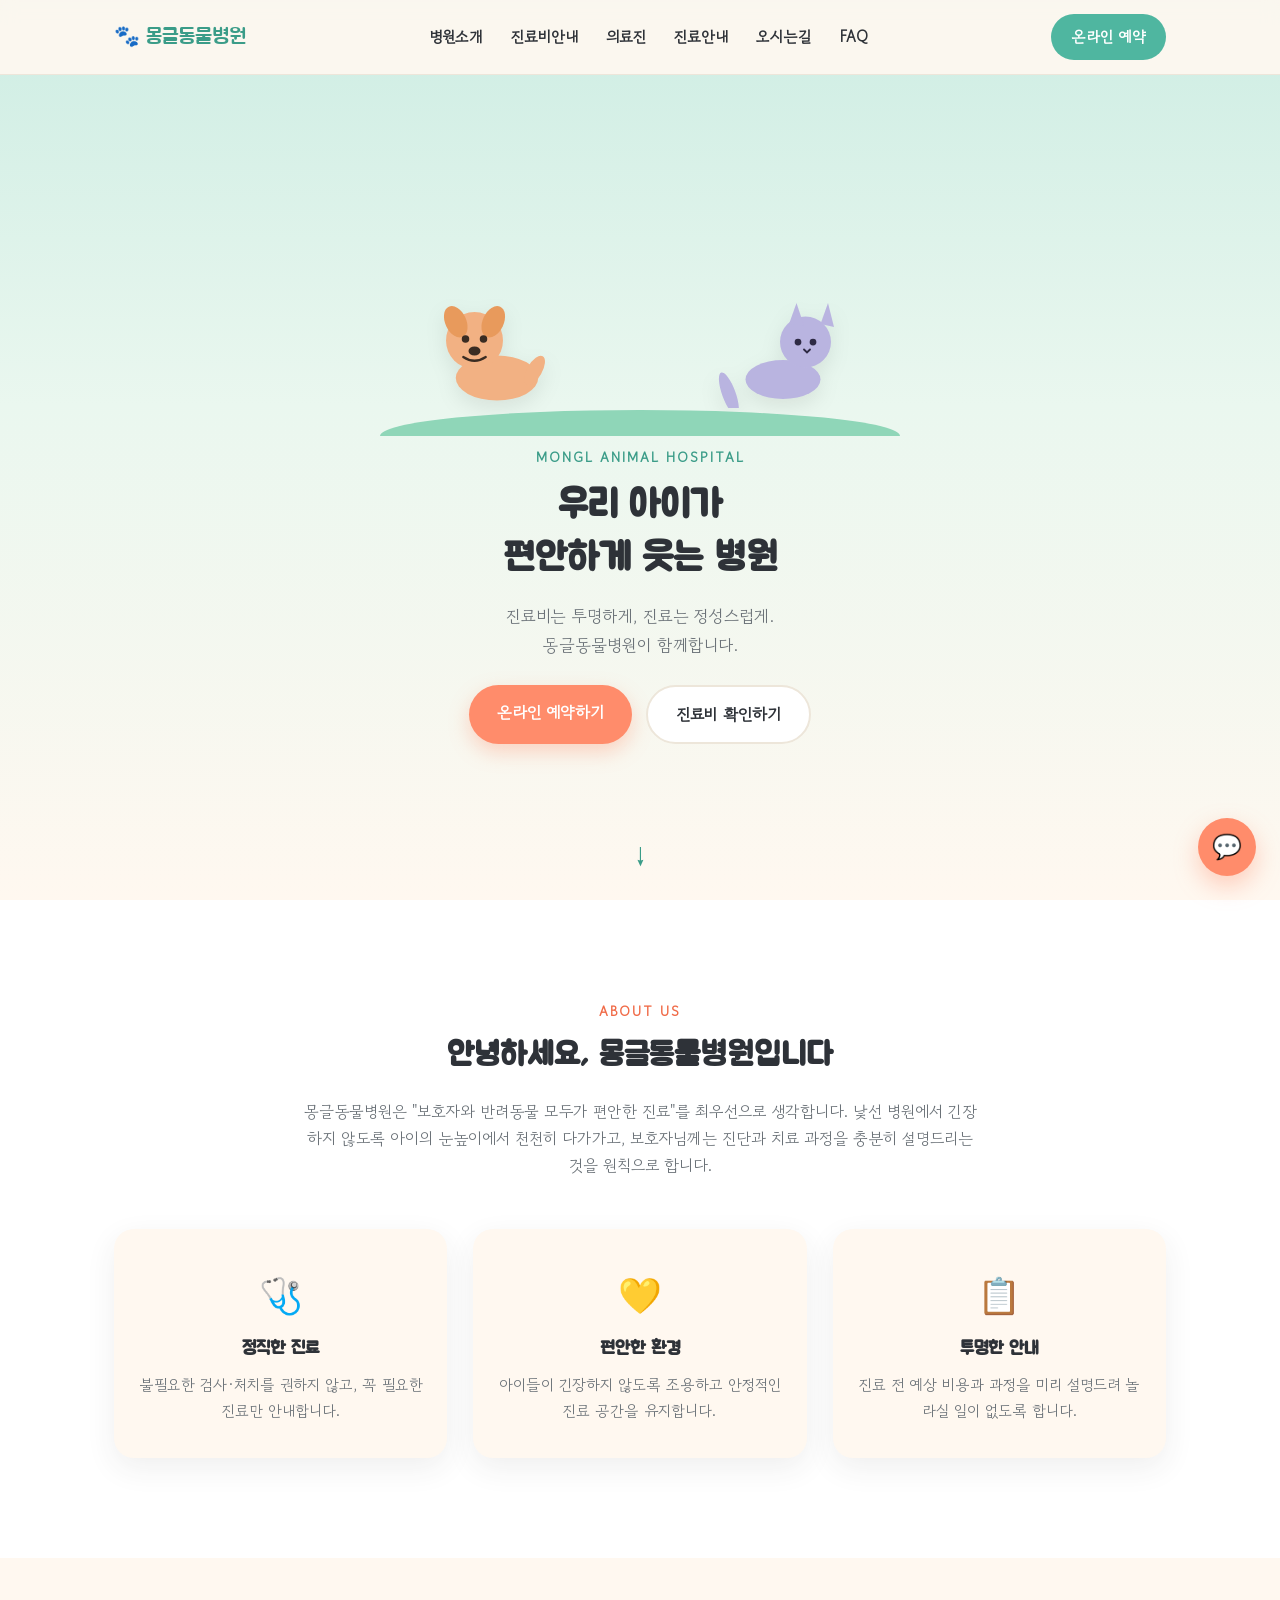
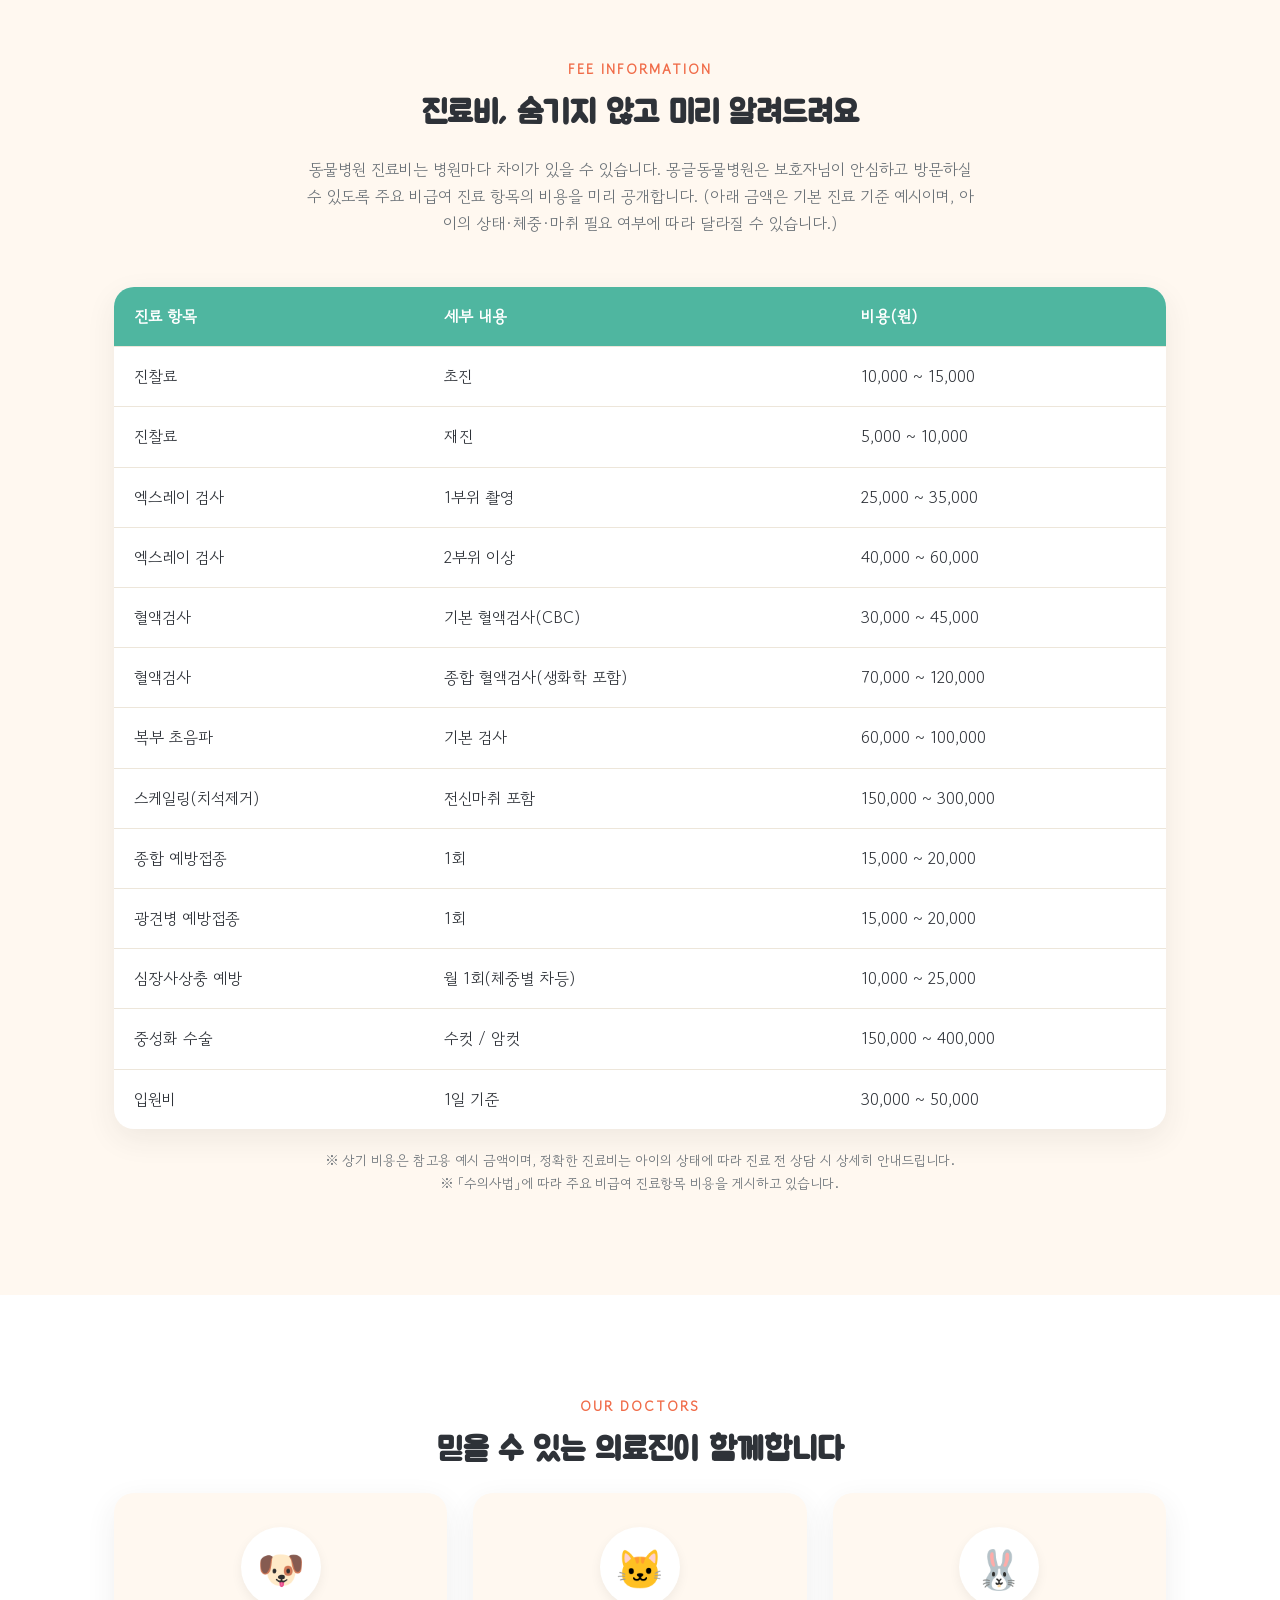
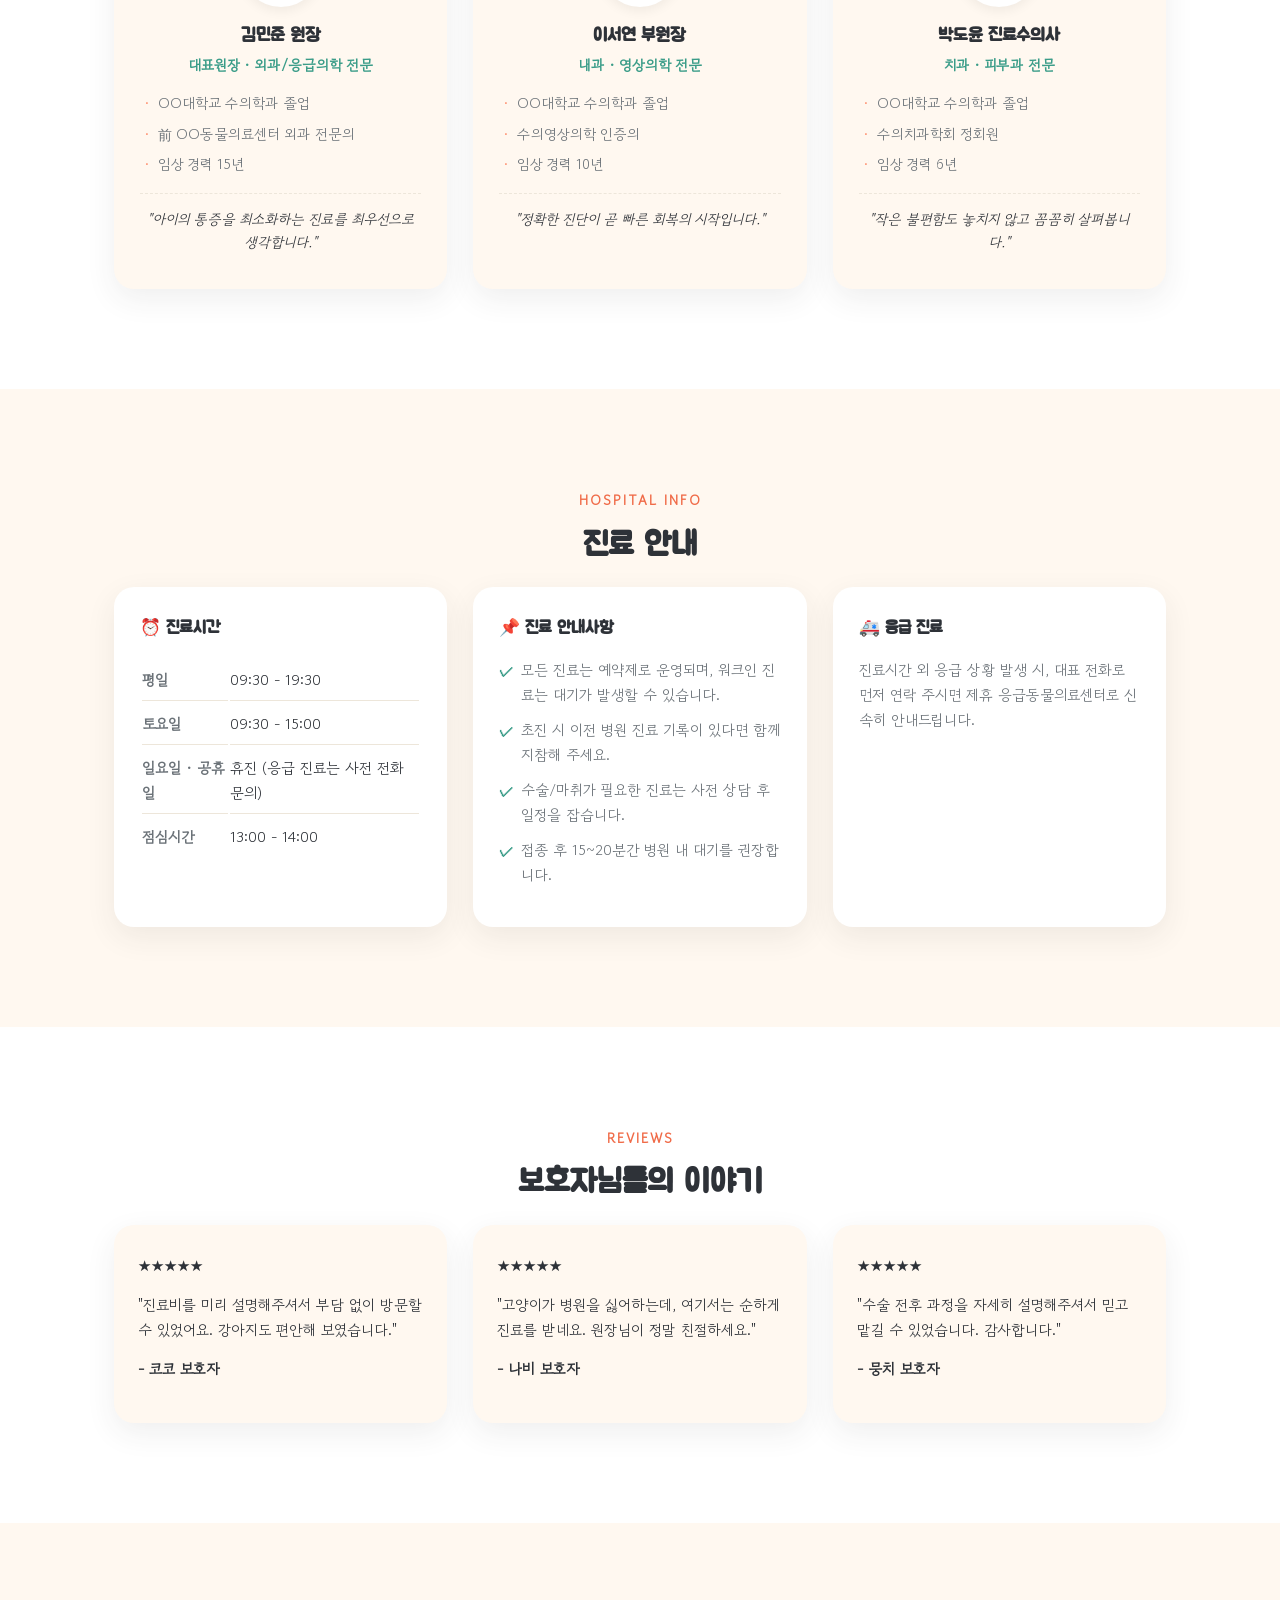
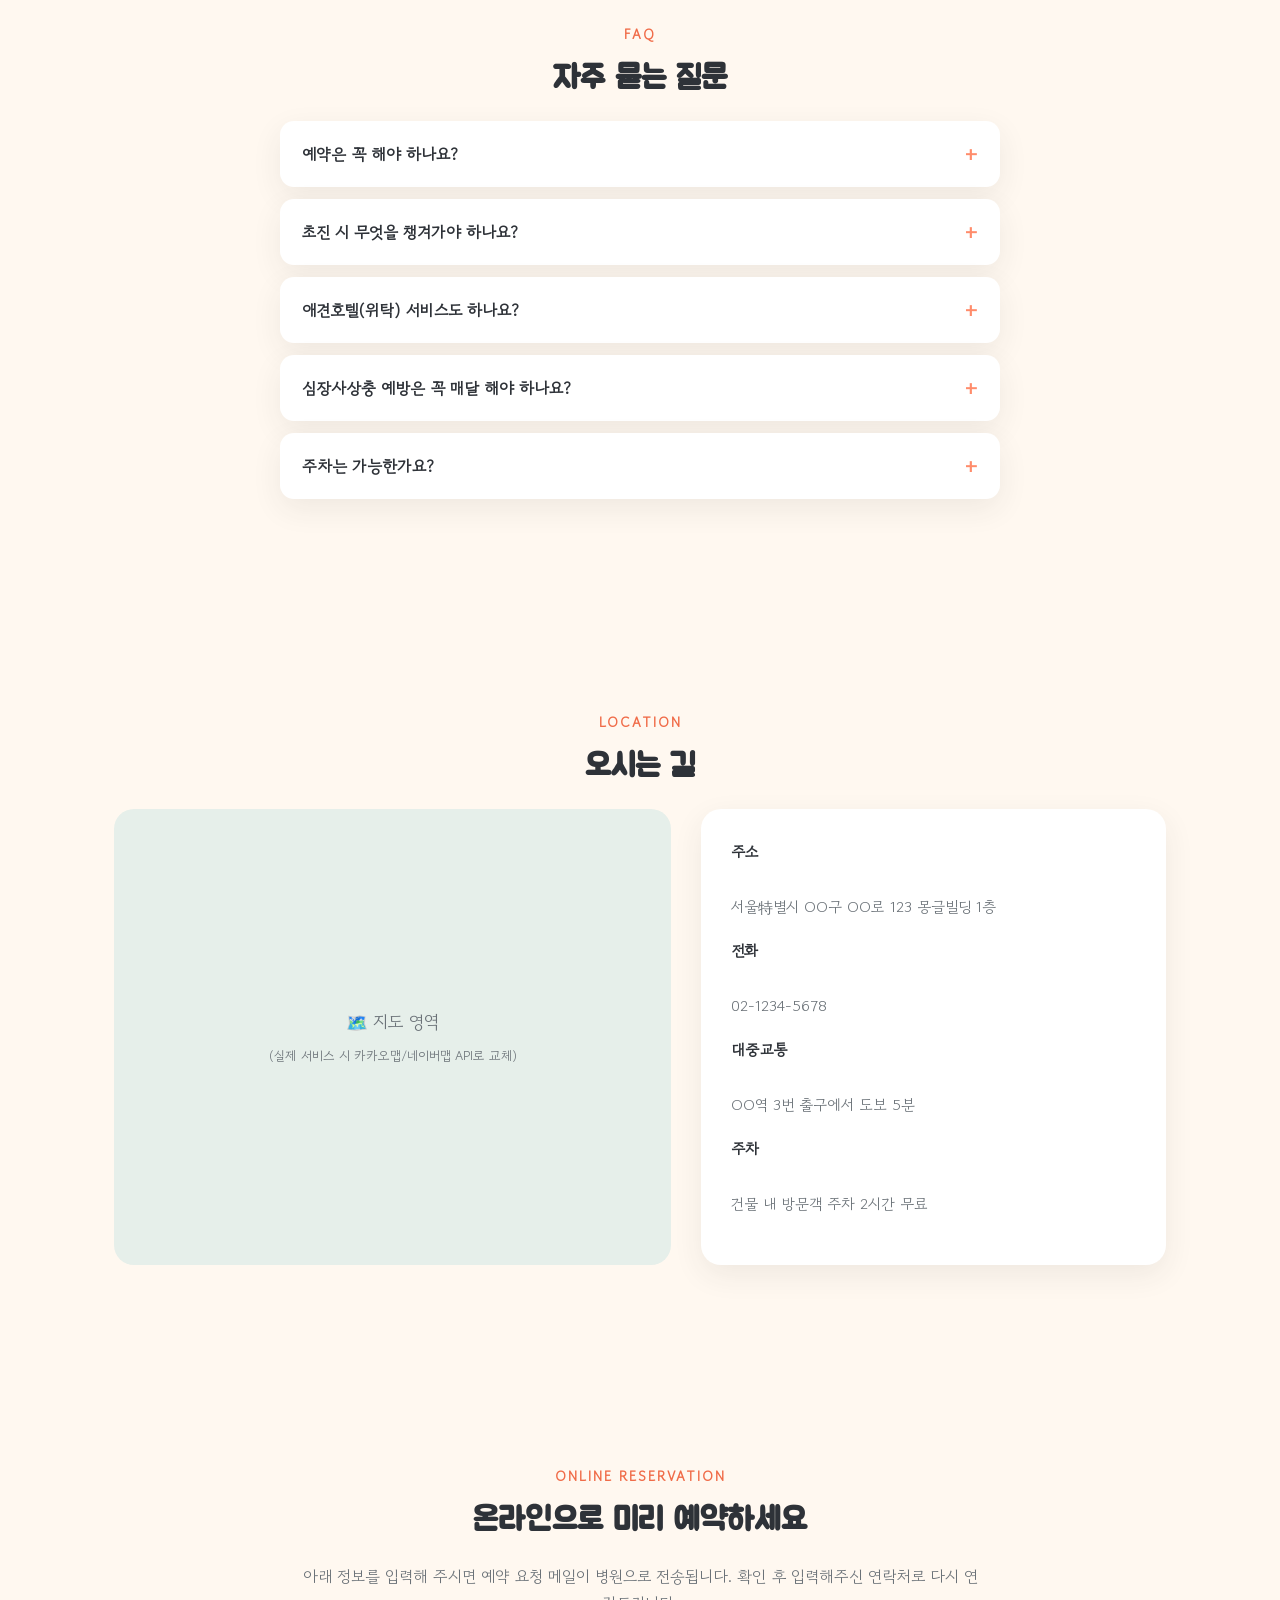
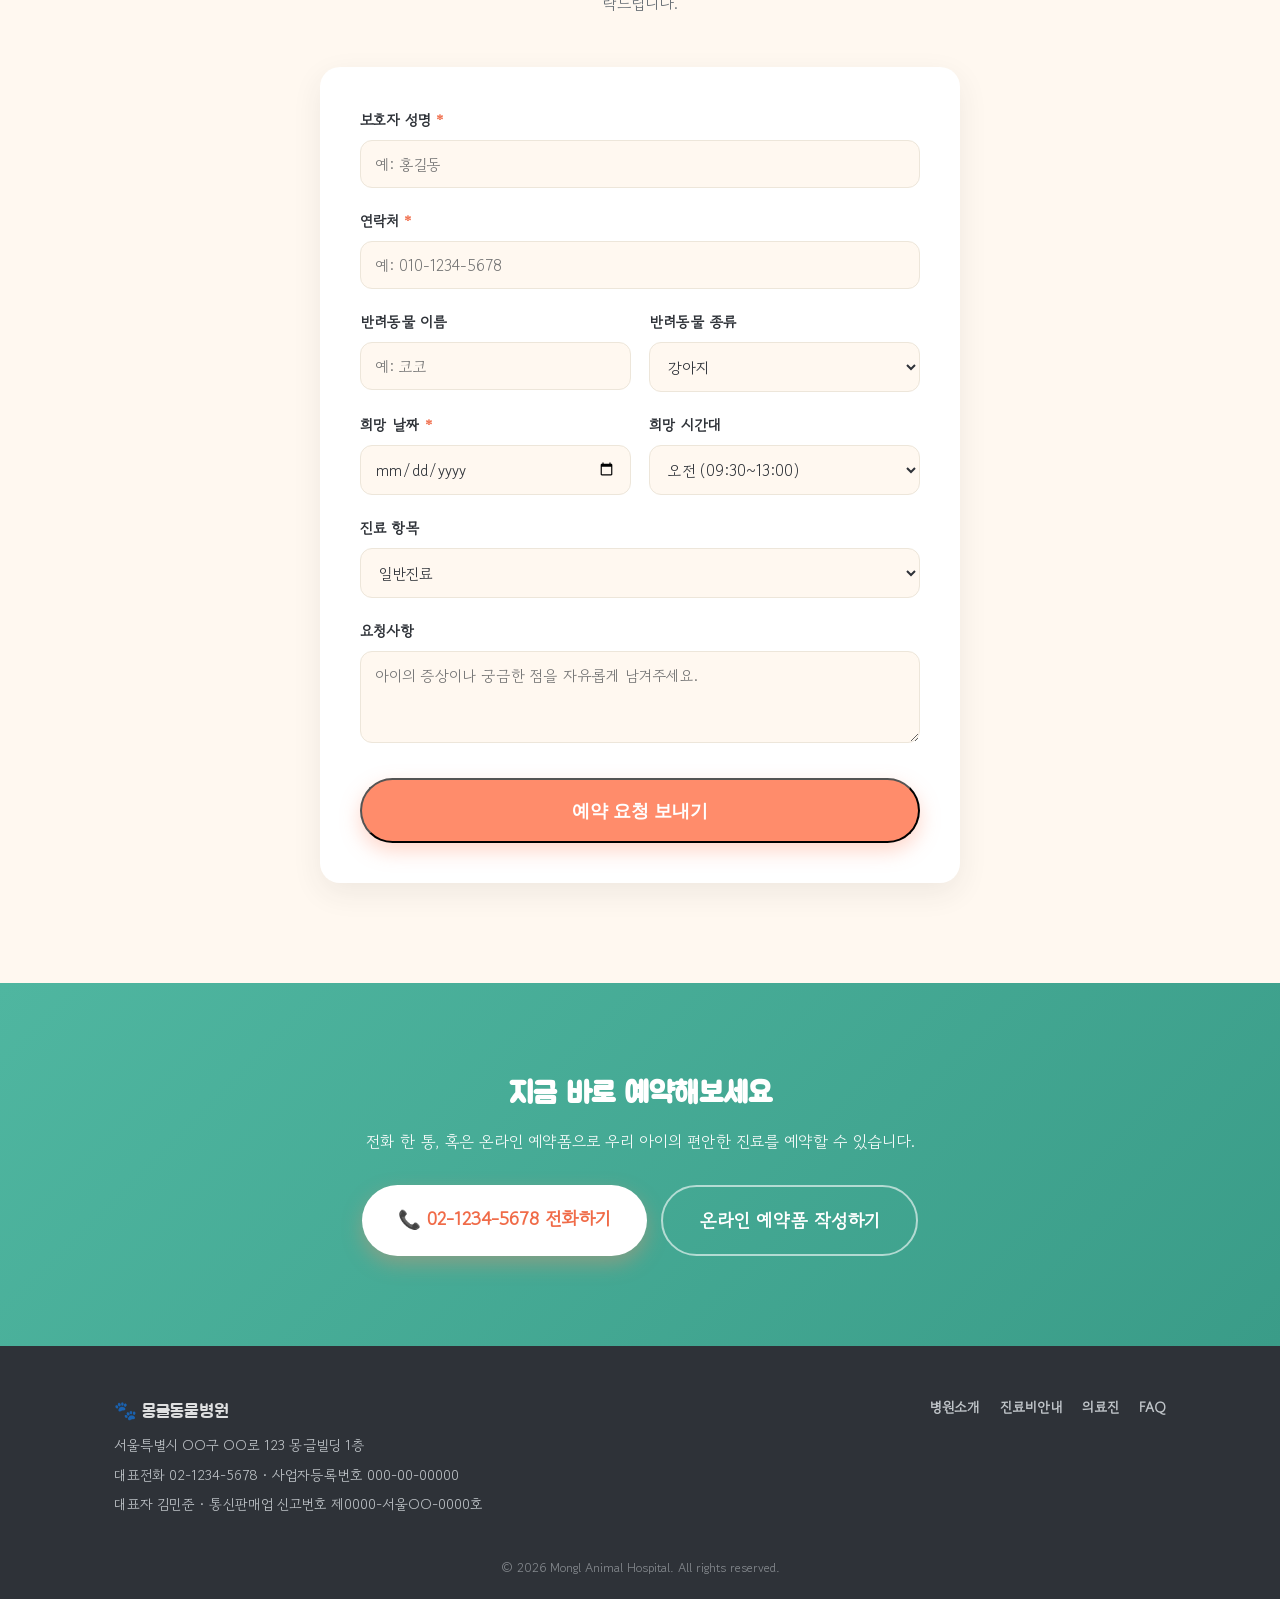
<file: index.html>
<!DOCTYPE html>
<html lang="ko">
<head>
<meta charset="UTF-8">
<meta name="viewport" content="width=device-width, initial-scale=1.0">
<title>몽글동물병원 | 우리 아이가 행복한 병원</title>
<meta name="description" content="몽글동물병원 - 투명한 진료비 공개, 전문 의료진과 함께하는 반려동물 전문 동물병원">
<link rel="preconnect" href="https://fonts.googleapis.com">
<link rel="preconnect" href="https://fonts.gstatic.com" crossorigin>
<link href="https://fonts.googleapis.com/css2?family=Gowun+Dodum&family=Jua&display=swap" rel="stylesheet">
<link rel="stylesheet" href="css/style.css">
</head>
<body>

<header class="site-header" id="header">
  <div class="nav-wrap">
    <a href="#home" class="logo">🐾 몽글동물병원</a>
    <nav class="nav-menu" id="navMenu">
      <a href="#about">병원소개</a>
      <a href="#fees">진료비안내</a>
      <a href="#doctors">의료진</a>
      <a href="#info">진료안내</a>
      <a href="#location">오시는길</a>
      <a href="#faq">FAQ</a>
    </nav>
    <a href="#reservation" class="btn btn-nav">온라인 예약</a>
    <button class="hamburger" id="hamburger" aria-label="메뉴 열기">
      <span></span><span></span><span></span>
    </button>
  </div>
</header>

<!-- ===================== HERO : 모션그래픽 인트로 ===================== -->
<section class="hero" id="home">
  <div class="hero-sky">
    <div class="cloud c1"></div>
    <div class="cloud c2"></div>
    <div class="cloud c3"></div>
  </div>

  <div class="hero-scene">
    <div class="paw-trail">
      <span></span><span></span><span></span><span></span><span></span>
    </div>

    <!-- 강아지 캐릭터 (SVG, 순수 CSS 애니메이션) -->
    <div class="pet dog">
      <svg viewBox="0 0 200 160" xmlns="http://www.w3.org/2000/svg">
        <ellipse cx="100" cy="120" rx="55" ry="30" fill="#F2B183"/>
        <circle cx="70" cy="70" r="38" fill="#F2B183"/>
        <ellipse cx="45" cy="45" rx="14" ry="22" fill="#E89A5C" transform="rotate(-25 45 45)"/>
        <ellipse cx="95" cy="45" rx="14" ry="22" fill="#E89A5C" transform="rotate(25 95 45)"/>
        <circle cx="58" cy="68" r="5" fill="#3A2C22" class="blink"/>
        <circle cx="82" cy="68" r="5" fill="#3A2C22" class="blink"/>
        <ellipse cx="70" cy="84" rx="8" ry="6" fill="#3A2C22"/>
        <path d="M55 92 Q70 102 85 92" stroke="#3A2C22" stroke-width="3" fill="none" stroke-linecap="round"/>
        <ellipse class="tail" cx="150" cy="110" rx="10" ry="22" fill="#F2B183" transform="rotate(30 150 110)"/>
      </svg>
    </div>

    <!-- 고양이 캐릭터 -->
    <div class="pet cat">
      <svg viewBox="0 0 200 160" xmlns="http://www.w3.org/2000/svg">
        <ellipse cx="100" cy="122" rx="50" ry="26" fill="#B9B4E0"/>
        <circle cx="130" cy="72" r="34" fill="#B9B4E0"/>
        <polygon points="108,48 118,20 128,50" fill="#B9B4E0"/>
        <polygon points="150,48 160,20 168,52" fill="#B9B4E0"/>
        <circle cx="120" cy="72" r="4.5" fill="#2E2A44" class="blink"/>
        <circle cx="140" cy="72" r="4.5" fill="#2E2A44" class="blink"/>
        <path d="M128 82 L132 86 L136 82" stroke="#2E2A44" stroke-width="2.5" fill="none" stroke-linecap="round"/>
        <ellipse class="tail-cat" cx="55" cy="115" rx="9" ry="30" fill="#B9B4E0" transform="rotate(-20 55 115)"/>
      </svg>
    </div>

    <div class="grass"></div>
  </div>

  <div class="hero-text">
    <p class="eyebrow">MONGL ANIMAL HOSPITAL</p>
    <h1>우리 아이가<br>편안하게 웃는 병원</h1>
    <p class="hero-sub">진료비는 투명하게, 진료는 정성스럽게.<br>몽글동물병원이 함께합니다.</p>
    <div class="hero-btns">
      <a href="#reservation" class="btn btn-primary">온라인 예약하기</a>
      <a href="#fees" class="btn btn-ghost">진료비 확인하기</a>
    </div>
  </div>

  <a href="#about" class="scroll-down" aria-label="아래로 스크롤">↓</a>
</section>

<!-- ===================== 병원 소개 ===================== -->
<section class="section about" id="about">
  <div class="container reveal">
    <p class="tag">ABOUT US</p>
    <h2>안녕하세요, 몽글동물병원입니다</h2>
    <p class="lead">
      몽글동물병원은 "보호자와 반려동물 모두가 편안한 진료"를 최우선으로 생각합니다.
      낯선 병원에서 긴장하지 않도록 아이의 눈높이에서 천천히 다가가고,
      보호자님께는 진단과 치료 과정을 충분히 설명드리는 것을 원칙으로 합니다.
    </p>
    <div class="about-grid">
      <div class="about-card">
        <div class="icon">🩺</div>
        <h3>정직한 진료</h3>
        <p>불필요한 검사·처치를 권하지 않고, 꼭 필요한 진료만 안내합니다.</p>
      </div>
      <div class="about-card">
        <div class="icon">💛</div>
        <h3>편안한 환경</h3>
        <p>아이들이 긴장하지 않도록 조용하고 안정적인 진료 공간을 유지합니다.</p>
      </div>
      <div class="about-card">
        <div class="icon">📋</div>
        <h3>투명한 안내</h3>
        <p>진료 전 예상 비용과 과정을 미리 설명드려 놀라실 일이 없도록 합니다.</p>
      </div>
    </div>
  </div>
</section>

<!-- ===================== 진료비(비급여) 공개 ===================== -->
<section class="section fees" id="fees">
  <div class="container reveal">
    <p class="tag">FEE INFORMATION</p>
    <h2>진료비, 숨기지 않고 미리 알려드려요</h2>
    <p class="lead">
      동물병원 진료비는 병원마다 차이가 있을 수 있습니다. 몽글동물병원은
      보호자님이 안심하고 방문하실 수 있도록 주요 비급여 진료 항목의
      비용을 미리 공개합니다. (아래 금액은 기본 진료 기준 예시이며,
      아이의 상태·체중·마취 필요 여부에 따라 달라질 수 있습니다.)
    </p>

    <div class="fee-table-wrap">
      <table class="fee-table">
        <thead>
          <tr><th>진료 항목</th><th>세부 내용</th><th>비용(원)</th></tr>
        </thead>
        <tbody>
          <tr><td>진찰료</td><td>초진</td><td>10,000 ~ 15,000</td></tr>
          <tr><td>진찰료</td><td>재진</td><td>5,000 ~ 10,000</td></tr>
          <tr><td>엑스레이 검사</td><td>1부위 촬영</td><td>25,000 ~ 35,000</td></tr>
          <tr><td>엑스레이 검사</td><td>2부위 이상</td><td>40,000 ~ 60,000</td></tr>
          <tr><td>혈액검사</td><td>기본 혈액검사(CBC)</td><td>30,000 ~ 45,000</td></tr>
          <tr><td>혈액검사</td><td>종합 혈액검사(생화학 포함)</td><td>70,000 ~ 120,000</td></tr>
          <tr><td>복부 초음파</td><td>기본 검사</td><td>60,000 ~ 100,000</td></tr>
          <tr><td>스케일링(치석제거)</td><td>전신마취 포함</td><td>150,000 ~ 300,000</td></tr>
          <tr><td>종합 예방접종</td><td>1회</td><td>15,000 ~ 20,000</td></tr>
          <tr><td>광견병 예방접종</td><td>1회</td><td>15,000 ~ 20,000</td></tr>
          <tr><td>심장사상충 예방</td><td>월 1회(체중별 차등)</td><td>10,000 ~ 25,000</td></tr>
          <tr><td>중성화 수술</td><td>수컷 / 암컷</td><td>150,000 ~ 400,000</td></tr>
          <tr><td>입원비</td><td>1일 기준</td><td>30,000 ~ 50,000</td></tr>
        </tbody>
      </table>
    </div>
    <p class="fee-note">
      ※ 상기 비용은 참고용 예시 금액이며, 정확한 진료비는 아이의 상태에 따라 진료 전 상담 시 상세히 안내드립니다.<br>
      ※ 「수의사법」에 따라 주요 비급여 진료항목 비용을 게시하고 있습니다.
    </p>
  </div>
</section>

<!-- ===================== 의료진 소개 ===================== -->
<section class="section doctors" id="doctors">
  <div class="container reveal">
    <p class="tag">OUR DOCTORS</p>
    <h2>믿을 수 있는 의료진이 함께합니다</h2>

    <div class="doctor-grid">
      <div class="doctor-card">
        <div class="doctor-avatar">🐶</div>
        <h3>김민준 원장</h3>
        <p class="role">대표원장 · 외과/응급의학 전문</p>
        <ul>
          <li>OO대학교 수의학과 졸업</li>
          <li>前 OO동물의료센터 외과 전문의</li>
          <li>임상 경력 15년</li>
        </ul>
        <p class="quote">"아이의 통증을 최소화하는 진료를 최우선으로 생각합니다."</p>
      </div>
      <div class="doctor-card">
        <div class="doctor-avatar">🐱</div>
        <h3>이서연 부원장</h3>
        <p class="role">내과 · 영상의학 전문</p>
        <ul>
          <li>OO대학교 수의학과 졸업</li>
          <li>수의영상의학 인증의</li>
          <li>임상 경력 10년</li>
        </ul>
        <p class="quote">"정확한 진단이 곧 빠른 회복의 시작입니다."</p>
      </div>
      <div class="doctor-card">
        <div class="doctor-avatar">🐰</div>
        <h3>박도윤 진료수의사</h3>
        <p class="role">치과 · 피부과 전문</p>
        <ul>
          <li>OO대학교 수의학과 졸업</li>
          <li>수의치과학회 정회원</li>
          <li>임상 경력 6년</li>
        </ul>
        <p class="quote">"작은 불편함도 놓치지 않고 꼼꼼히 살펴봅니다."</p>
      </div>
    </div>
  </div>
</section>

<!-- ===================== 진료 안내 ===================== -->
<section class="section info" id="info">
  <div class="container reveal">
    <p class="tag">HOSPITAL INFO</p>
    <h2>진료 안내</h2>

    <div class="info-grid">
      <div class="info-card">
        <h3>⏰ 진료시간</h3>
        <table class="hours-table">
          <tr><td>평일</td><td>09:30 - 19:30</td></tr>
          <tr><td>토요일</td><td>09:30 - 15:00</td></tr>
          <tr><td>일요일 · 공휴일</td><td>휴진 (응급 진료는 사전 전화 문의)</td></tr>
          <tr><td>점심시간</td><td>13:00 - 14:00</td></tr>
        </table>
      </div>

      <div class="info-card">
        <h3>📌 진료 안내사항</h3>
        <ul class="check-list">
          <li>모든 진료는 예약제로 운영되며, 워크인 진료는 대기가 발생할 수 있습니다.</li>
          <li>초진 시 이전 병원 진료 기록이 있다면 함께 지참해 주세요.</li>
          <li>수술/마취가 필요한 진료는 사전 상담 후 일정을 잡습니다.</li>
          <li>접종 후 15~20분간 병원 내 대기를 권장합니다.</li>
        </ul>
      </div>

      <div class="info-card">
        <h3>🚑 응급 진료</h3>
        <p>
          진료시간 외 응급 상황 발생 시, 대표 전화로 먼저 연락 주시면
          제휴 응급동물의료센터로 신속히 안내드립니다.
        </p>
      </div>
    </div>
  </div>
</section>

<!-- ===================== 이용후기 ===================== -->
<section class="section reviews" id="reviews">
  <div class="container reveal">
    <p class="tag">REVIEWS</p>
    <h2>보호자님들의 이야기</h2>

    <div class="review-grid">
      <div class="review-card">
        <p class="stars">★★★★★</p>
        <p>"진료비를 미리 설명해주셔서 부담 없이 방문할 수 있었어요. 강아지도 편안해 보였습니다."</p>
        <p class="author">- 코코 보호자</p>
      </div>
      <div class="review-card">
        <p class="stars">★★★★★</p>
        <p>"고양이가 병원을 싫어하는데, 여기서는 순하게 진료를 받네요. 원장님이 정말 친절하세요."</p>
        <p class="author">- 나비 보호자</p>
      </div>
      <div class="review-card">
        <p class="stars">★★★★★</p>
        <p>"수술 전후 과정을 자세히 설명해주셔서 믿고 맡길 수 있었습니다. 감사합니다."</p>
        <p class="author">- 뭉치 보호자</p>
      </div>
    </div>
  </div>
</section>

<!-- ===================== FAQ ===================== -->
<section class="section faq" id="faq">
  <div class="container reveal">
    <p class="tag">FAQ</p>
    <h2>자주 묻는 질문</h2>

    <div class="accordion" id="accordion">
      <div class="acc-item">
        <button class="acc-head">예약은 꼭 해야 하나요? <span>+</span></button>
        <div class="acc-body"><p>네, 대기 시간을 줄이기 위해 예약제로 운영하고 있습니다. 전화 또는 방문 접수로 예약해 주세요.</p></div>
      </div>
      <div class="acc-item">
        <button class="acc-head">초진 시 무엇을 챙겨가야 하나요? <span>+</span></button>
        <div class="acc-body"><p>이전 병원 진료 기록, 접종 수첩(있는 경우), 최근 복용 중인 약이 있다면 함께 가져와 주세요.</p></div>
      </div>
      <div class="acc-item">
        <button class="acc-head">애견호텔(위탁) 서비스도 하나요? <span>+</span></button>
        <div class="acc-body"><p>현재는 진료 목적의 단기 입원만 가능하며, 일반 위탁(호텔) 서비스는 운영하지 않습니다.</p></div>
      </div>
      <div class="acc-item">
        <button class="acc-head">심장사상충 예방은 꼭 매달 해야 하나요? <span>+</span></button>
        <div class="acc-body"><p>네, 모기를 매개로 감염되기 때문에 계절과 무관하게 매달 예방하는 것을 권장합니다.</p></div>
      </div>
      <div class="acc-item">
        <button class="acc-head">주차는 가능한가요? <span>+</span></button>
        <div class="acc-body"><p>병원 건물 내 방문객 주차 공간이 마련되어 있으며, 접수 시 주차 등록을 도와드립니다.</p></div>
      </div>
    </div>
  </div>
</section>

<!-- ===================== 오시는길 & CTA ===================== -->
<section class="section location" id="location">
  <div class="container reveal">
    <p class="tag">LOCATION</p>
    <h2>오시는 길</h2>
    <div class="location-grid">
      <div class="map-placeholder">
        <p>🗺️ 지도 영역<br><span>(실제 서비스 시 카카오맵/네이버맵 API로 교체)</span></p>
      </div>
      <div class="location-detail">
        <p><strong>주소</strong><br>서울特별시 OO구 OO로 123 몽글빌딩 1층</p>
        <p><strong>전화</strong><br>02-1234-5678</p>
        <p><strong>대중교통</strong><br>OO역 3번 출구에서 도보 5분</p>
        <p><strong>주차</strong><br>건물 내 방문객 주차 2시간 무료</p>
      </div>
    </div>
  </div>
</section>

<!-- ===================== 온라인 예약 ===================== -->
<section class="section reservation" id="reservation">
  <div class="container reveal">
    <p class="tag">ONLINE RESERVATION</p>
    <h2>온라인으로 미리 예약하세요</h2>
    <p class="lead">
      아래 정보를 입력해 주시면 예약 요청 메일이 병원으로 전송됩니다.
      확인 후 입력해주신 연락처로 다시 연락드립니다.
    </p>

    <form class="reservation-form" id="reservationForm">
      <div class="form-row">
        <label for="ownerName">보호자 성명 <span class="req">*</span></label>
        <input type="text" id="ownerName" name="ownerName" placeholder="예: 홍길동" required>
      </div>

      <div class="form-row">
        <label for="ownerPhone">연락처 <span class="req">*</span></label>
        <input type="tel" id="ownerPhone" name="ownerPhone" placeholder="예: 010-1234-5678" required>
      </div>

      <div class="form-row form-row-split">
        <div>
          <label for="petName">반려동물 이름</label>
          <input type="text" id="petName" name="petName" placeholder="예: 코코">
        </div>
        <div>
          <label for="petType">반려동물 종류</label>
          <select id="petType" name="petType">
            <option value="강아지">강아지</option>
            <option value="고양이">고양이</option>
            <option value="기타">기타</option>
          </select>
        </div>
      </div>

      <div class="form-row form-row-split">
        <div>
          <label for="visitDate">희망 날짜 <span class="req">*</span></label>
          <input type="date" id="visitDate" name="visitDate" required>
        </div>
        <div>
          <label for="visitTime">희망 시간대</label>
          <select id="visitTime" name="visitTime">
            <option value="오전(09:30~13:00)">오전 (09:30~13:00)</option>
            <option value="오후(14:00~19:30)">오후 (14:00~19:30)</option>
          </select>
        </div>
      </div>

      <div class="form-row">
        <label for="visitReason">진료 항목</label>
        <select id="visitReason" name="visitReason">
          <option value="일반진료">일반진료</option>
          <option value="예방접종">예방접종</option>
          <option value="건강검진">건강검진</option>
          <option value="수술상담">수술상담</option>
          <option value="기타">기타</option>
        </select>
      </div>

      <div class="form-row">
        <label for="visitMemo">요청사항</label>
        <textarea id="visitMemo" name="visitMemo" rows="3" placeholder="아이의 증상이나 궁금한 점을 자유롭게 남겨주세요."></textarea>
      </div>

      <button type="submit" class="btn btn-primary btn-lg reservation-submit">예약 요청 보내기</button>
      <p class="form-success" id="formSuccess">예약 요청이 접수되었습니다! 이메일 앱이 열리면 그대로 전송해 주세요. 병원에서 확인 후 연락드립니다.</p>
    </form>
  </div>
</section>

<section class="cta" id="contact">
  <div class="container reveal">
    <h2>지금 바로 예약해보세요</h2>
    <p>전화 한 통, 혹은 온라인 예약폼으로 우리 아이의 편안한 진료를 예약할 수 있습니다.</p>
    <div class="hero-btns cta-btns">
      <a href="tel:02-1234-5678" class="btn btn-primary btn-lg">📞 02-1234-5678 전화하기</a>
      <a href="#reservation" class="btn btn-ghost btn-lg">온라인 예약폼 작성하기</a>
    </div>
  </div>
</section>

<footer class="site-footer">
  <div class="container footer-grid">
    <div>
      <p class="foot-logo">🐾 몽글동물병원</p>
      <p>서울특별시 OO구 OO로 123 몽글빌딩 1층</p>
      <p>대표전화 02-1234-5678 · 사업자등록번호 000-00-00000</p>
      <p>대표자 김민준 · 통신판매업 신고번호 제0000-서울OO-0000호</p>
    </div>
    <div class="foot-links">
      <a href="#about">병원소개</a>
      <a href="#fees">진료비안내</a>
      <a href="#doctors">의료진</a>
      <a href="#faq">FAQ</a>
    </div>
  </div>
  <p class="copyright">© 2026 Mongl Animal Hospital. All rights reserved.</p>
</footer>

<!-- ===================== 챗봇 위젯 ===================== -->
<div class="chatbot-widget">
  <div class="chat-window" id="chatWindow">
    <div class="chat-header">
      <span>🐾 몽글이 챗봇</span>
      <button id="chatClose" aria-label="챗봇 닫기">×</button>
    </div>
    <div class="chat-body" id="chatBody"></div>
    <div class="chat-quick" id="chatQuick"></div>
    <form class="chat-input-row" id="chatForm">
      <input type="text" id="chatInput" placeholder="질문을 입력해 주세요" autocomplete="off">
      <button type="submit" aria-label="전송">➤</button>
    </form>
  </div>
  <button class="chat-toggle" id="chatToggle" aria-label="챗봇 열기">💬</button>
</div>

<script src="js/main.js"></script>
<script src="js/reservation.js"></script>
<script src="js/chatbot.js"></script>
</body>
</html>
</file>
<file: css/style.css>
/* ===== Reset & Base ===== */
:root{
  --mint:#4FB6A0;
  --mint-dark:#3A9C88;
  --coral:#FF8C6B;
  --coral-dark:#F06B48;
  --cream:#FFF8F0;
  --cream-2:#FFFFFF;
  --navy:#2E3238;
  --gray:#6B7278;
  --line:#EDE6DA;
  --radius:20px;
  --shadow:0 10px 30px rgba(46,50,56,0.08);
}

*{margin:0;padding:0;box-sizing:border-box;}
html{scroll-behavior:smooth;}
body{
  font-family:'Gowun Dodum','Apple SD Gothic Neo',sans-serif;
  color:var(--navy);
  background:var(--cream);
  line-height:1.7;
  overflow-x:hidden;
}
h1,h2,h3{font-family:'Jua','Gowun Dodum',sans-serif; line-height:1.4;}
a{text-decoration:none;color:inherit;}
ul{list-style:none;}
img{max-width:100%;display:block;}
.container{max-width:1100px;margin:0 auto;padding:0 24px;}

/* ===== Buttons ===== */
.btn{
  display:inline-block;
  padding:14px 28px;
  border-radius:50px;
  font-weight:700;
  transition:transform .2s ease, box-shadow .2s ease;
}
.btn-primary{background:var(--coral); color:#fff; box-shadow:0 8px 20px rgba(255,140,107,0.35);}
.btn-primary:hover{transform:translateY(-3px); box-shadow:0 12px 26px rgba(255,140,107,0.45);}
.btn-ghost{background:#fff; color:var(--navy); border:2px solid var(--line);}
.btn-ghost:hover{border-color:var(--mint); color:var(--mint-dark);}
.btn-nav{background:var(--mint); color:#fff; padding:10px 20px; font-size:.95rem;}
.btn-lg{font-size:1.15rem; padding:18px 36px;}

/* ===== Header ===== */
.site-header{
  position:fixed; top:0; left:0; right:0; z-index:100;
  background:rgba(255,248,240,0.9);
  backdrop-filter:blur(8px);
  border-bottom:1px solid var(--line);
}
.nav-wrap{
  max-width:1100px; margin:0 auto; padding:14px 24px;
  display:flex; align-items:center; justify-content:space-between;
  gap:20px;
}
.logo{font-family:'Jua',sans-serif; font-size:1.3rem; color:var(--mint-dark); white-space:nowrap;}
.nav-menu{display:flex; gap:28px; flex:1; justify-content:center;}
.nav-menu a{font-weight:700; color:var(--navy); font-size:.95rem; transition:color .2s;}
.nav-menu a:hover{color:var(--coral-dark);}
.hamburger{display:none; flex-direction:column; gap:5px; background:none; border:none; cursor:pointer; padding:6px;}
.hamburger span{width:24px; height:3px; background:var(--navy); border-radius:2px;}

/* ===== Hero ===== */
.hero{
  position:relative;
  min-height:100vh;
  display:flex; flex-direction:column; align-items:center; justify-content:center;
  background:linear-gradient(180deg,#CDEDE3 0%, #EAF7EF 45%, var(--cream) 100%);
  overflow:hidden;
  padding-top:80px;
  text-align:center;
}
.hero-sky{position:absolute; inset:0; z-index:1;}
.cloud{
  position:absolute; background:#fff; border-radius:50px; opacity:.8;
  animation:drift 30s linear infinite;
}
.cloud::before,.cloud::after{content:'';position:absolute;background:#fff;border-radius:50%;}
.c1{width:90px;height:32px; top:12%; left:-120px;}
.c1::before{width:45px;height:45px; top:-22px; left:10px;}
.c1::after{width:35px;height:35px; top:-16px; left:45px;}
.c2{width:70px;height:26px; top:22%; left:-100px; animation-duration:42s; animation-delay:6s;}
.c2::before{width:35px;height:35px; top:-16px; left:8px;}
.c2::after{width:26px;height:26px; top:-12px; left:34px;}
.c3{width:60px;height:22px; top:8%; left:-90px; animation-duration:36s; animation-delay:14s;}
.c3::before{width:28px;height:28px; top:-13px; left:6px;}
.c3::after{width:22px;height:22px; top:-10px; left:28px;}
@keyframes drift{ from{transform:translateX(0);} to{transform:translateX(140vw);} }

.hero-scene{position:relative; width:100%; max-width:520px; height:200px; margin:0 auto 10px; z-index:2;}
.grass{position:absolute; bottom:0; left:0; right:0; height:26px; background:#8FD6B8; border-radius:50% 50% 0 0 / 100% 100% 0 0;}

.pet{position:absolute; width:150px; bottom:20px;}
.pet svg{width:100%; height:auto; filter:drop-shadow(0 8px 10px rgba(0,0,0,0.08));}
.pet.dog{left:8%; animation:bounce 2.4s ease-in-out infinite;}
.pet.cat{right:8%; animation:bounce 2.4s ease-in-out infinite; animation-delay:.6s;}
@keyframes bounce{
  0%,100%{transform:translateY(0) rotate(0deg);}
  25%{transform:translateY(-16px) rotate(-3deg);}
  50%{transform:translateY(0) rotate(0deg);}
  75%{transform:translateY(-8px) rotate(3deg);}
}
.blink{animation:blink 4s infinite;}
@keyframes blink{0%,92%,100%{transform:scaleY(1);} 96%{transform:scaleY(0.1);}}
.tail{animation:wag 1s ease-in-out infinite;}
@keyframes wag{0%,100%{transform:rotate(30deg);} 50%{transform:rotate(55deg);}}
.tail-cat{animation:wagcat 2s ease-in-out infinite; transform-origin:60px 90px;}
@keyframes wagcat{0%,100%{transform:rotate(-20deg);} 50%{transform:rotate(-45deg);}}

.paw-trail{position:absolute; bottom:14px; left:50%; transform:translateX(-50%); display:flex; gap:22px;}
.paw-trail span{
  width:10px; height:10px; background:var(--mint); border-radius:50%; opacity:0;
  animation:pawfade 3s infinite;
}
.paw-trail span:nth-child(1){animation-delay:0s;}
.paw-trail span:nth-child(2){animation-delay:.3s;}
.paw-trail span:nth-child(3){animation-delay:.6s;}
.paw-trail span:nth-child(4){animation-delay:.9s;}
.paw-trail span:nth-child(5){animation-delay:1.2s;}
@keyframes pawfade{0%{opacity:0; transform:scale(.5);} 20%{opacity:.6; transform:scale(1);} 60%{opacity:0;}}

.hero-text{position:relative; z-index:2; padding:0 20px;}
.eyebrow{color:var(--mint-dark); font-weight:700; letter-spacing:2px; font-size:.85rem; margin-bottom:10px;}
.hero-text h1{font-size:2.4rem; margin-bottom:16px; color:var(--navy);}
.hero-sub{color:var(--gray); font-size:1.05rem; margin-bottom:26px;}
.hero-btns{display:flex; gap:14px; justify-content:center; flex-wrap:wrap;}
.scroll-down{
  position:absolute; bottom:26px; left:50%; transform:translateX(-50%);
  font-size:1.4rem; color:var(--mint-dark); animation:pulse 1.8s infinite; z-index:2;
}
@keyframes pulse{0%,100%{opacity:.4; transform:translate(-50%,0);} 50%{opacity:1; transform:translate(-50%,8px);}}

/* ===== Sections common ===== */
.section{padding:100px 0;}
.tag{color:var(--coral-dark); font-weight:700; letter-spacing:2px; font-size:.85rem; margin-bottom:10px; text-align:center;}
.section h2{font-size:2rem; text-align:center; margin-bottom:20px;}
.lead{max-width:680px; margin:0 auto 50px; text-align:center; color:var(--gray);}

.reveal{opacity:0; transform:translateY(30px); transition:opacity .7s ease, transform .7s ease;}
.reveal.in-view{opacity:1; transform:translateY(0);}

/* ===== About ===== */
.about{background:var(--cream-2);}
.about-grid{display:grid; grid-template-columns:repeat(3,1fr); gap:26px;}
.about-card{background:var(--cream); border-radius:var(--radius); padding:34px 24px; text-align:center; box-shadow:var(--shadow);}
.about-card .icon{font-size:2.2rem; margin-bottom:14px;}
.about-card h3{font-size:1.1rem; margin-bottom:10px;}
.about-card p{color:var(--gray); font-size:.95rem;}

/* ===== Fees ===== */
.fee-table-wrap{overflow-x:auto; border-radius:var(--radius); box-shadow:var(--shadow); background:#fff;}
.fee-table{width:100%; border-collapse:collapse; min-width:520px;}
.fee-table th,.fee-table td{padding:16px 20px; text-align:left; border-bottom:1px solid var(--line);}
.fee-table th{background:var(--mint); color:#fff; font-weight:700;}
.fee-table tr:last-child td{border-bottom:none;}
.fee-table tbody tr:hover{background:#FBF6EE;}
.fee-note{margin-top:20px; font-size:.85rem; color:var(--gray); text-align:center;}

/* ===== Doctors ===== */
.doctors{background:var(--cream-2);}
.doctor-grid{display:grid; grid-template-columns:repeat(3,1fr); gap:26px;}
.doctor-card{background:var(--cream); border-radius:var(--radius); padding:34px 26px; text-align:center; box-shadow:var(--shadow);}
.doctor-avatar{width:80px; height:80px; margin:0 auto 16px; border-radius:50%; background:#fff; display:flex; align-items:center; justify-content:center; font-size:2.4rem; box-shadow:0 4px 12px rgba(0,0,0,0.06);}
.doctor-card h3{font-size:1.15rem; margin-bottom:4px;}
.role{color:var(--mint-dark); font-weight:700; font-size:.9rem; margin-bottom:14px;}
.doctor-card ul{text-align:left; color:var(--gray); font-size:.9rem; margin-bottom:16px; padding-left:4px;}
.doctor-card ul li{margin-bottom:6px; padding-left:14px; position:relative;}
.doctor-card ul li::before{content:'·'; position:absolute; left:0; color:var(--coral);}
.quote{font-size:.88rem; color:var(--navy); font-style:italic; border-top:1px dashed var(--line); padding-top:14px;}

/* ===== Info ===== */
.info-grid{display:grid; grid-template-columns:repeat(3,1fr); gap:26px;}
.info-card{background:#fff; border-radius:var(--radius); padding:30px 26px; box-shadow:var(--shadow);}
.info-card h3{font-size:1.05rem; margin-bottom:16px;}
.hours-table{width:100%; font-size:.92rem;}
.hours-table td{padding:8px 0; border-bottom:1px solid var(--line);}
.hours-table tr:last-child td{border-bottom:none;}
.hours-table td:first-child{color:var(--gray); font-weight:700;}
.check-list li{padding-left:22px; position:relative; margin-bottom:10px; font-size:.92rem; color:var(--gray);}
.check-list li::before{content:'✓'; position:absolute; left:0; color:var(--mint-dark); font-weight:700;}
.info-card p{font-size:.92rem; color:var(--gray);}

/* ===== Reviews ===== */
.reviews{background:var(--cream-2);}
.review-grid{display:grid; grid-template-columns:repeat(3,1fr); gap:26px;}
.review-card{background:var(--cream); border-radius:var(--radius); padding:28px 24px; box-shadow:var(--shadow);}
.stars{color:#FFB84D; margin-bottom:12px; font-size:1.05rem;}
.review-card p{font-size:.92rem; color:var(--navy); margin-bottom:14px;}
.author{color:var(--gray); font-size:.85rem; font-weight:700;}

/* ===== FAQ ===== */
.accordion{max-width:720px; margin:0 auto;}
.acc-item{background:#fff; border-radius:14px; margin-bottom:12px; box-shadow:var(--shadow); overflow:hidden;}
.acc-head{
  width:100%; text-align:left; background:none; border:none; cursor:pointer;
  padding:18px 22px; font-size:1rem; font-weight:700; color:var(--navy);
  display:flex; justify-content:space-between; align-items:center;
  font-family:inherit;
}
.acc-head span{color:var(--coral); font-size:1.3rem; transition:transform .3s;}
.acc-item.open .acc-head span{transform:rotate(45deg);}
.acc-body{max-height:0; overflow:hidden; transition:max-height .3s ease;}
.acc-body p{padding:0 22px 18px; color:var(--gray); font-size:.92rem;}

/* ===== Location ===== */
.location-grid{display:grid; grid-template-columns:1.2fr 1fr; gap:30px; align-items:stretch;}
.map-placeholder{
  background:#E6EFEA; border-radius:var(--radius); display:flex; align-items:center; justify-content:center;
  min-height:280px; text-align:center; color:var(--gray); font-size:1.1rem;
}
.map-placeholder span{display:block; font-size:.8rem; margin-top:8px;}
.location-detail{background:#fff; border-radius:var(--radius); padding:30px; box-shadow:var(--shadow);}
.location-detail p{margin-bottom:18px; font-size:.94rem; color:var(--gray);}
.location-detail strong{display:block; color:var(--navy); margin-bottom:4px; font-size:.95rem;}

/* ===== Reservation ===== */
.reservation-form{
  max-width:640px; margin:0 auto; background:#fff; border-radius:var(--radius);
  padding:40px; box-shadow:var(--shadow);
}
.form-row{margin-bottom:20px;}
.form-row-split{display:grid; grid-template-columns:1fr 1fr; gap:18px;}
.form-row label{display:block; font-weight:700; margin-bottom:8px; font-size:.92rem; color:var(--navy);}
.form-row .req{color:var(--coral-dark);}
.form-row input,.form-row select,.form-row textarea{
  width:100%; padding:12px 14px; border:1.5px solid var(--line); border-radius:12px;
  font-family:inherit; font-size:.95rem; color:var(--navy); background:var(--cream);
  transition:border-color .2s;
}
.form-row input:focus,.form-row select:focus,.form-row textarea:focus{
  outline:none; border-color:var(--mint);
}
.reservation-submit{width:100%; margin-top:8px;}
.form-success{
  display:none; margin-top:16px; text-align:center; color:var(--mint-dark);
  font-weight:700; font-size:.92rem;
}
.form-success.show{display:block;}
.cta-btns{margin-top:10px;}
.cta .btn-ghost{background:transparent; border-color:rgba(255,255,255,0.6); color:#fff;}
.cta .btn-ghost:hover{border-color:#fff; background:rgba(255,255,255,0.1);}

/* ===== Chatbot ===== */
.chatbot-widget{position:fixed; bottom:24px; right:24px; z-index:200; font-family:'Gowun Dodum',sans-serif;}
.chat-toggle{
  width:58px; height:58px; border-radius:50%; border:none; cursor:pointer;
  background:var(--coral); color:#fff; font-size:1.5rem;
  box-shadow:0 10px 24px rgba(255,140,107,0.4);
  animation:chatpulse 2.6s infinite;
}
@keyframes chatpulse{0%,100%{transform:scale(1);} 50%{transform:scale(1.06);}}
.chat-window{
  position:absolute; bottom:74px; right:0; width:320px; max-height:440px;
  background:#fff; border-radius:18px; box-shadow:var(--shadow);
  display:flex; flex-direction:column; overflow:hidden;
  opacity:0; transform:translateY(16px) scale(.97); pointer-events:none;
  transition:opacity .25s, transform .25s;
}
.chat-window.open{opacity:1; transform:translateY(0) scale(1); pointer-events:auto;}
.chat-header{
  background:var(--mint); color:#fff; padding:14px 16px; font-weight:700;
  display:flex; justify-content:space-between; align-items:center;
}
.chat-header button{background:none; border:none; color:#fff; font-size:1.3rem; cursor:pointer; line-height:1;}
.chat-body{flex:1; overflow-y:auto; padding:14px; display:flex; flex-direction:column; gap:10px; max-height:220px;}
.chat-msg{max-width:80%; padding:10px 14px; border-radius:14px; font-size:.88rem; line-height:1.5;}
.chat-msg.bot{background:var(--cream); color:var(--navy); align-self:flex-start; border-bottom-left-radius:4px;}
.chat-msg.user{background:var(--mint); color:#fff; align-self:flex-end; border-bottom-right-radius:4px;}
.chat-quick{display:flex; flex-wrap:wrap; gap:6px; padding:0 14px 12px;}
.chat-quick button{
  background:var(--cream); border:1px solid var(--line); border-radius:20px;
  padding:6px 12px; font-size:.8rem; cursor:pointer; color:var(--navy); font-family:inherit;
  transition:background .2s;
}
.chat-quick button:hover{background:#EAF7EF; border-color:var(--mint);}
.chat-input-row{display:flex; border-top:1px solid var(--line);}
.chat-input-row input{
  flex:1; border:none; padding:12px 14px; font-size:.88rem; font-family:inherit; outline:none;
}
.chat-input-row button{
  background:var(--coral); color:#fff; border:none; width:44px; cursor:pointer; font-size:1rem;
}

/* ===== CTA ===== */
.cta{background:linear-gradient(135deg, var(--mint), var(--mint-dark)); color:#fff; text-align:center; padding:90px 0;}
.cta h2{font-size:1.9rem; margin-bottom:12px;}
.cta p{margin-bottom:30px; opacity:.95;}
.cta .btn-primary{background:#fff; color:var(--coral-dark);}
.cta .btn-primary:hover{box-shadow:0 12px 26px rgba(0,0,0,0.2);}

/* ===== Footer ===== */
.site-footer{background:var(--navy); color:#D9DEE2; padding:50px 0 20px;}
.footer-grid{display:flex; justify-content:space-between; flex-wrap:wrap; gap:24px; font-size:.88rem;}
.foot-logo{font-family:'Jua',sans-serif; font-size:1.15rem; color:#fff; margin-bottom:10px;}
.footer-grid p{margin-bottom:6px; opacity:.85;}
.foot-links{display:flex; gap:20px; align-self:flex-start;}
.foot-links a{opacity:.85; font-weight:700;}
.foot-links a:hover{opacity:1; color:var(--coral);}
.copyright{text-align:center; font-size:.8rem; opacity:.5; margin-top:34px;}

/* ===== Responsive ===== */
@media (max-width:900px){
  .about-grid,.doctor-grid,.info-grid,.review-grid{grid-template-columns:1fr;}
  .location-grid{grid-template-columns:1fr;}
  .form-row-split{grid-template-columns:1fr;}
}
@media (max-width:480px){
  .chat-window{width:calc(100vw - 32px); right:-8px;}
  .reservation-form{padding:26px 20px;}
}
@media (max-width:760px){
  .nav-menu{
    position:absolute; top:100%; left:0; right:0; background:var(--cream-2);
    flex-direction:column; padding:20px 24px; gap:16px; border-bottom:1px solid var(--line);
    transform:translateY(-10px); opacity:0; pointer-events:none; transition:opacity .25s, transform .25s;
  }
  .nav-menu.open{opacity:1; transform:translateY(0); pointer-events:auto;}
  .hamburger{display:flex;}
  .btn-nav{display:none;}
  .hero-text h1{font-size:1.9rem;}
}
</file>
